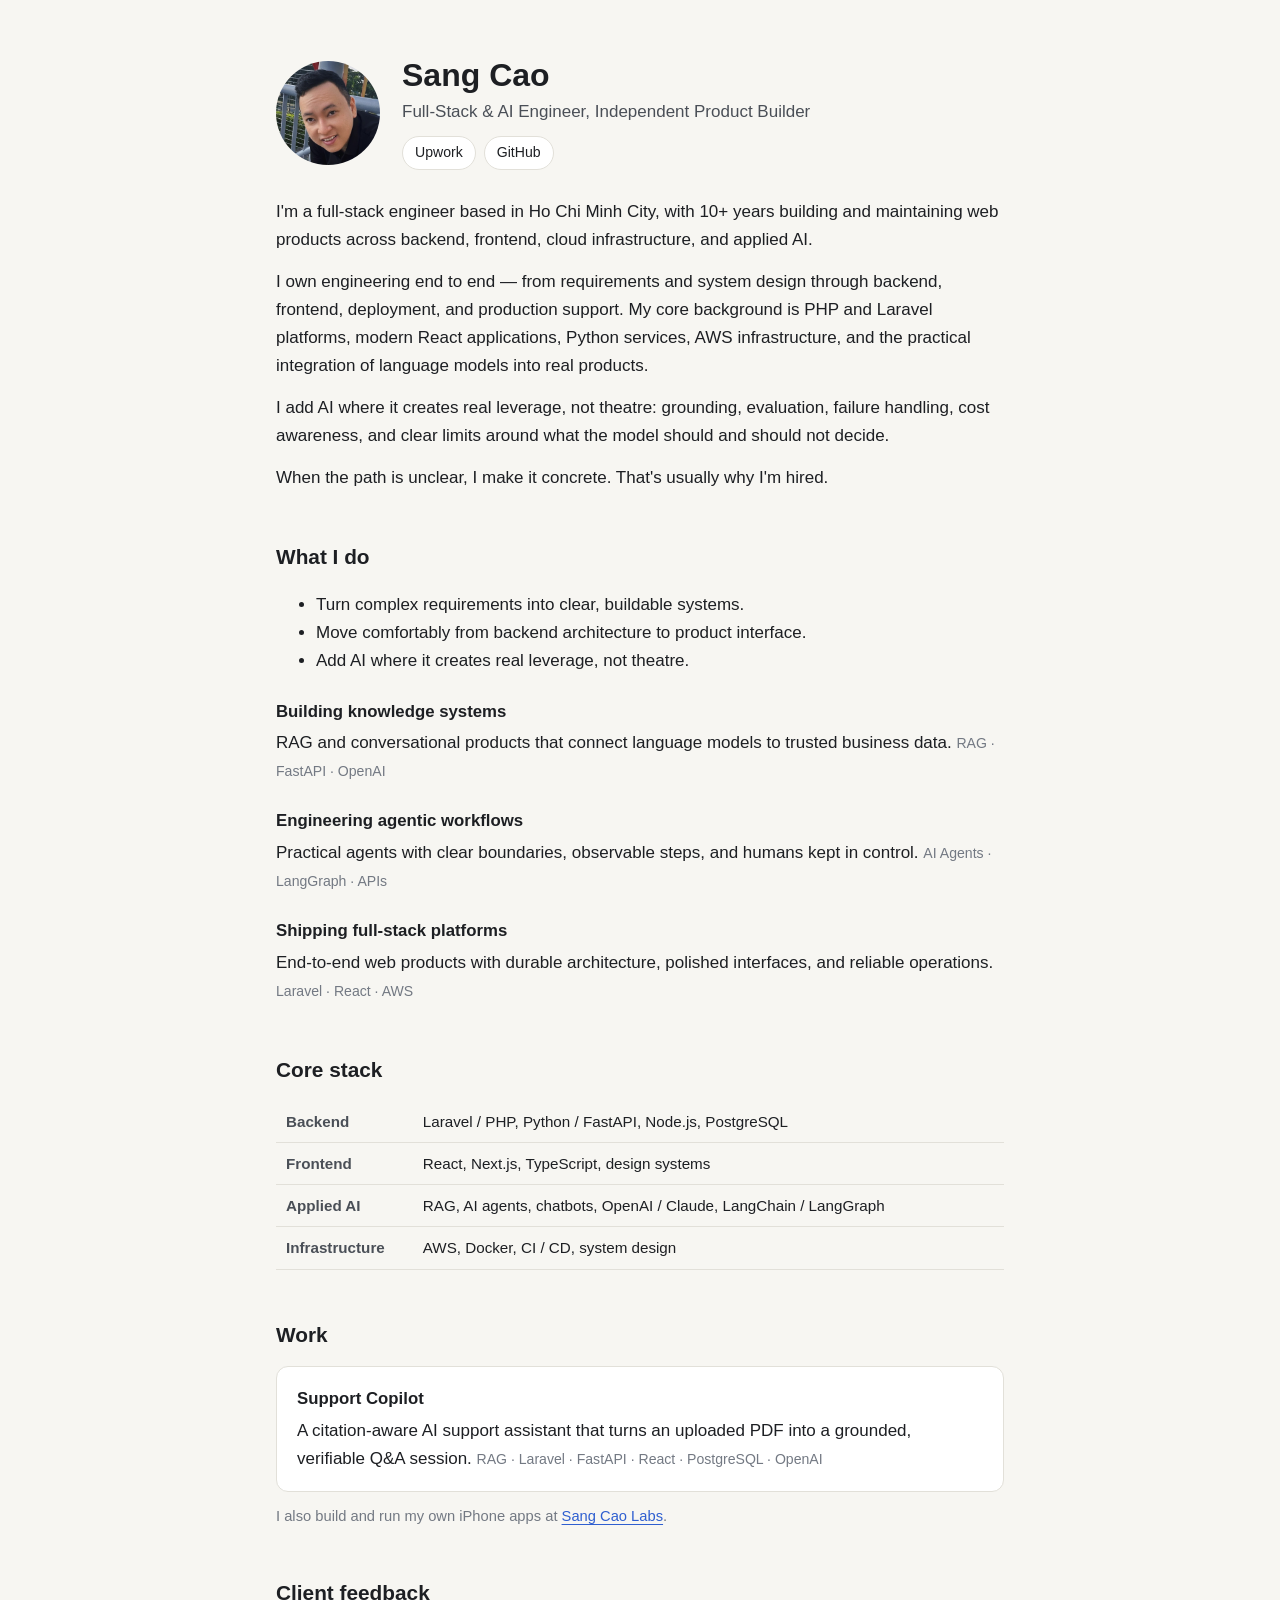
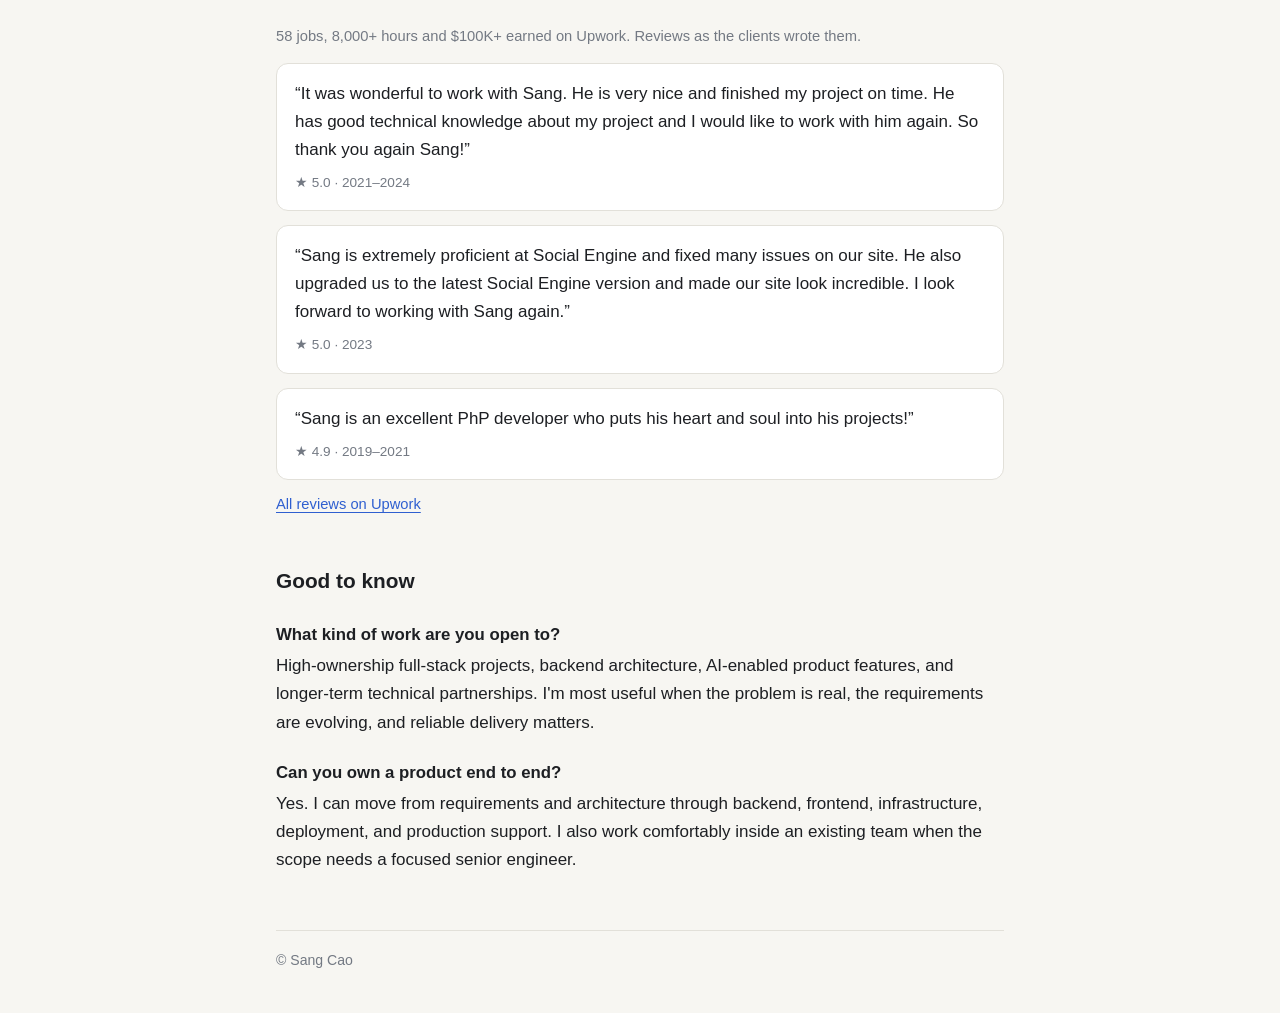
<file: index.html>
<!doctype html>
<html lang="en">
  <head>
    <meta charset="utf-8" />
    <meta name="viewport" content="width=device-width, initial-scale=1" />
    <title>Sang Cao — Full-Stack &amp; AI Engineer</title>
    <meta
      name="description"
      content="Full-stack engineer in Ho Chi Minh City with 10+ years building web products across backend, frontend, cloud infrastructure and applied AI. 58 jobs on Upwork, 100% Job Success, Top Rated."
    />
    <link rel="canonical" href="https://sangcnt.github.io/" />
    <meta property="og:title" content="Sang Cao — Full-Stack & AI Engineer" />
    <meta property="og:type" content="profile" />
    <meta property="og:url" content="https://sangcnt.github.io/" />
    <meta property="og:image" content="https://sangcnt.github.io/sang-profile.jpg" />
    <link rel="icon" href="sang-profile.jpg" />
    <link rel="stylesheet" href="style.css" />
  </head>
  <body>
    <main>
      <header class="profile">
        <img src="sang-profile.jpg" alt="Sang Cao" width="104" height="104" />
        <div>
          <h1>Sang Cao</h1>
          <p class="role">Full-Stack &amp; AI Engineer, Independent Product Builder</p>
          <ul class="links">
            <li><a href="https://www.upwork.com/freelancers/~01a39c68ae5405aa7f">Upwork</a></li>
            <li><a href="https://github.com/sangcnt">GitHub</a></li>
          </ul>
        </div>
      </header>

      <p>
        I'm a full-stack engineer based in Ho Chi Minh City, with 10+ years building and maintaining
        web products across backend, frontend, cloud infrastructure, and applied AI.
      </p>
      <p>
        I own engineering end to end — from requirements and system design through backend, frontend,
        deployment, and production support. My core background is PHP and Laravel platforms, modern
        React applications, Python services, AWS infrastructure, and the practical integration of
        language models into real products.
      </p>
      <p>
        I add AI where it creates real leverage, not theatre: grounding, evaluation, failure handling,
        cost awareness, and clear limits around what the model should and should not decide.
      </p>
      <p>When the path is unclear, I make it concrete. That's usually why I'm hired.</p>

      <h2>What I do</h2>
      <ul>
        <li>Turn complex requirements into clear, buildable systems.</li>
        <li>Move comfortably from backend architecture to product interface.</li>
        <li>Add AI where it creates real leverage, not theatre.</li>
      </ul>

      <h3>Building knowledge systems</h3>
      <p>
        RAG and conversational products that connect language models to trusted business data.
        <span class="tags">RAG · FastAPI · OpenAI</span>
      </p>
      <h3>Engineering agentic workflows</h3>
      <p>
        Practical agents with clear boundaries, observable steps, and humans kept in control.
        <span class="tags">AI Agents · LangGraph · APIs</span>
      </p>
      <h3>Shipping full-stack platforms</h3>
      <p>
        End-to-end web products with durable architecture, polished interfaces, and reliable
        operations. <span class="tags">Laravel · React · AWS</span>
      </p>

      <h2>Core stack</h2>
      <table>
        <tr><th>Backend</th><td>Laravel / PHP, Python / FastAPI, Node.js, PostgreSQL</td></tr>
        <tr><th>Frontend</th><td>React, Next.js, TypeScript, design systems</td></tr>
        <tr><th>Applied AI</th><td>RAG, AI agents, chatbots, OpenAI / Claude, LangChain / LangGraph</td></tr>
        <tr><th>Infrastructure</th><td>AWS, Docker, CI / CD, system design</td></tr>
      </table>

      <h2>Work</h2>
      <a class="card" href="projects/support-copilot/">
        <strong>Support Copilot</strong>
        A citation-aware AI support assistant that turns an uploaded PDF into a grounded, verifiable
        Q&amp;A session. <span class="tags">RAG · Laravel · FastAPI · React · PostgreSQL · OpenAI</span>
      </a>
      <p class="muted" style="margin-top: 12px">
        I also build and run my own iPhone apps at
        <a href="https://sangcaolabs.com/">Sang Cao Labs</a>.
      </p>

      <h2>Client feedback</h2>
      <p class="muted">
        58 jobs, 8,000+ hours and $100K+ earned on Upwork. Reviews as the clients wrote them.
      </p>
      <div class="reviews">
        <blockquote>
          <p>
            “It was wonderful to work with Sang. He is very nice and finished my project on time. He
            has good technical knowledge about my project and I would like to work with him again. So
            thank you again Sang!”
          </p>
          <footer>★ 5.0 · 2021–2024</footer>
        </blockquote>
        <blockquote>
          <p>
            “Sang is extremely proficient at Social Engine and fixed many issues on our site. He also
            upgraded us to the latest Social Engine version and made our site look incredible. I look
            forward to working with Sang again.”
          </p>
          <footer>★ 5.0 · 2023</footer>
        </blockquote>
        <blockquote>
          <p>“Sang is an excellent PhP developer who puts his heart and soul into his projects!”</p>
          <footer>★ 4.9 · 2019–2021</footer>
        </blockquote>
      </div>
      <p class="muted" style="margin-top: 12px">
        <a href="https://www.upwork.com/freelancers/~01a39c68ae5405aa7f">All reviews on Upwork</a>
      </p>

      <h2>Good to know</h2>
      <h3>What kind of work are you open to?</h3>
      <p>
        High-ownership full-stack projects, backend architecture, AI-enabled product features, and
        longer-term technical partnerships. I'm most useful when the problem is real, the
        requirements are evolving, and reliable delivery matters.
      </p>
      <h3>Can you own a product end to end?</h3>
      <p>
        Yes. I can move from requirements and architecture through backend, frontend,
        infrastructure, deployment, and production support. I also work comfortably inside an
        existing team when the scope needs a focused senior engineer.
      </p>

      <footer class="site-footer">
        © Sang Cao
      </footer>
    </main>
  </body>
</html>
</file>
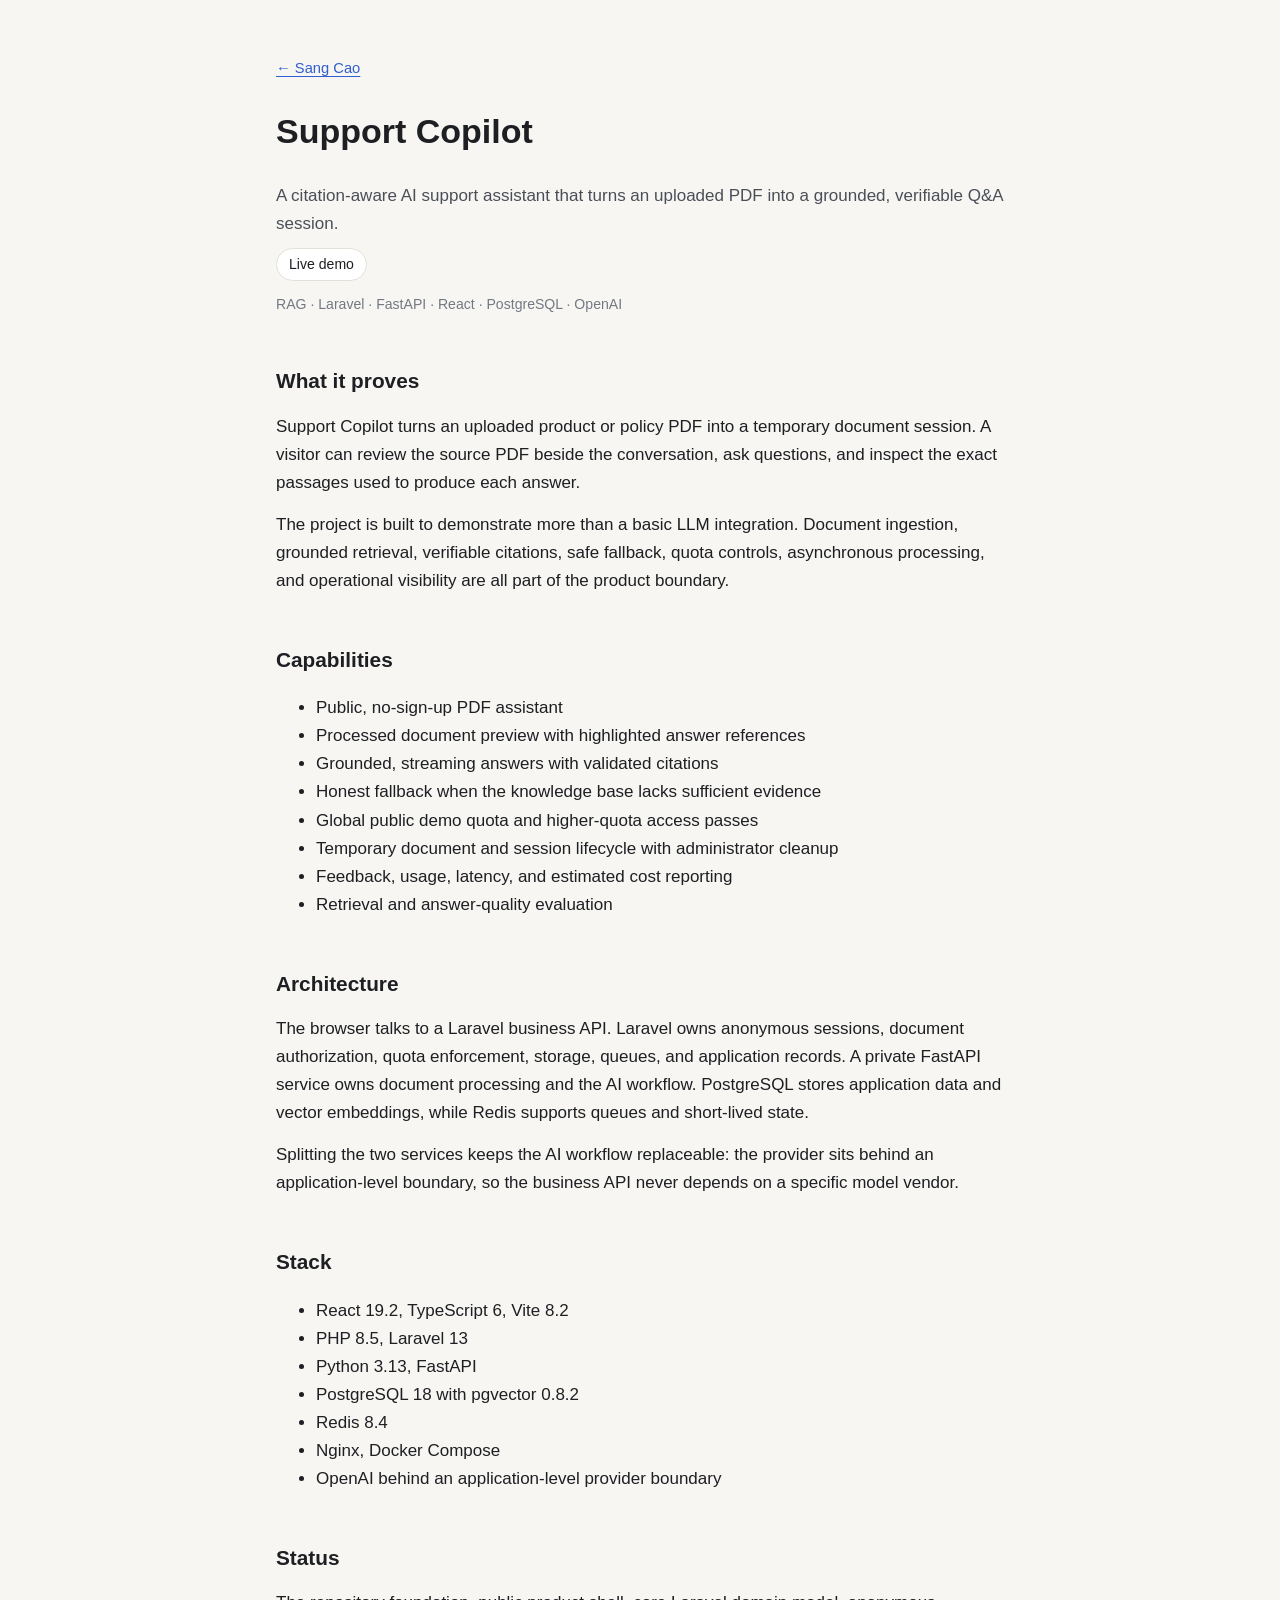
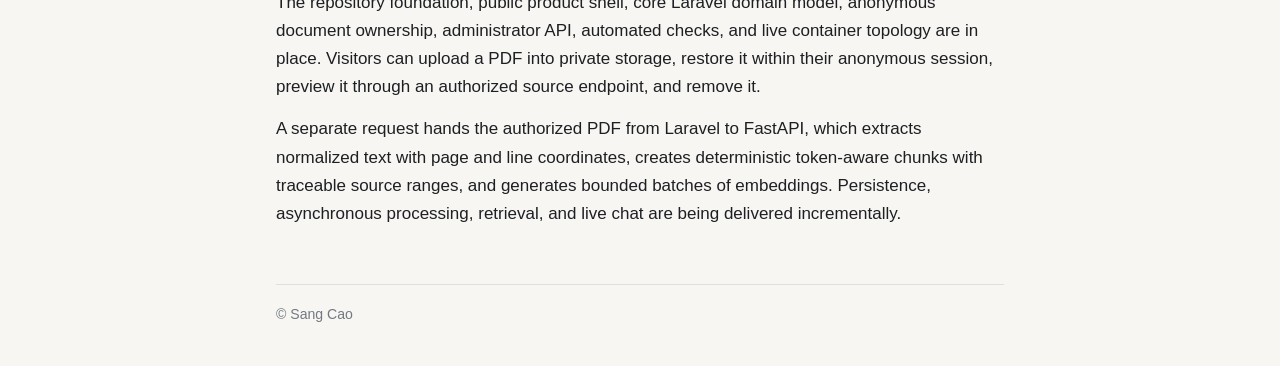
<file: projects/support-copilot/index.html>
<!doctype html>
<html lang="en">
  <head>
    <meta charset="utf-8" />
    <meta name="viewport" content="width=device-width, initial-scale=1" />
    <title>Support Copilot — Sang Cao</title>
    <meta
      name="description"
      content="A citation-aware AI support assistant that turns an uploaded PDF into a grounded, verifiable Q&A session."
    />
    <link rel="canonical" href="https://sangcnt.github.io/projects/support-copilot/" />
    <link rel="icon" href="../../sang-profile.jpg" />
    <link rel="stylesheet" href="../../style.css" />
  </head>
  <body>
    <main>
      <p class="muted"><a href="../../">← Sang Cao</a></p>
      <h1>Support Copilot</h1>
      <p class="role">
        A citation-aware AI support assistant that turns an uploaded PDF into a grounded, verifiable
        Q&amp;A session.
      </p>
      <ul class="links">
        <li><a href="https://demo.sangcaolabs.com/support-copilot/">Live demo</a></li>
      </ul>
      <p class="tags" style="margin-top: 12px">RAG · Laravel · FastAPI · React · PostgreSQL · OpenAI</p>

      <h2>What it proves</h2>
      <p>
        Support Copilot turns an uploaded product or policy PDF into a temporary document session. A
        visitor can review the source PDF beside the conversation, ask questions, and inspect the
        exact passages used to produce each answer.
      </p>
      <p>
        The project is built to demonstrate more than a basic LLM integration. Document ingestion,
        grounded retrieval, verifiable citations, safe fallback, quota controls, asynchronous
        processing, and operational visibility are all part of the product boundary.
      </p>

      <h2>Capabilities</h2>
      <ul>
        <li>Public, no-sign-up PDF assistant</li>
        <li>Processed document preview with highlighted answer references</li>
        <li>Grounded, streaming answers with validated citations</li>
        <li>Honest fallback when the knowledge base lacks sufficient evidence</li>
        <li>Global public demo quota and higher-quota access passes</li>
        <li>Temporary document and session lifecycle with administrator cleanup</li>
        <li>Feedback, usage, latency, and estimated cost reporting</li>
        <li>Retrieval and answer-quality evaluation</li>
      </ul>

      <h2>Architecture</h2>
      <p>
        The browser talks to a Laravel business API. Laravel owns anonymous sessions, document
        authorization, quota enforcement, storage, queues, and application records. A private
        FastAPI service owns document processing and the AI workflow. PostgreSQL stores application
        data and vector embeddings, while Redis supports queues and short-lived state.
      </p>
      <p>
        Splitting the two services keeps the AI workflow replaceable: the provider sits behind an
        application-level boundary, so the business API never depends on a specific model vendor.
      </p>

      <h2>Stack</h2>
      <ul>
        <li>React 19.2, TypeScript 6, Vite 8.2</li>
        <li>PHP 8.5, Laravel 13</li>
        <li>Python 3.13, FastAPI</li>
        <li>PostgreSQL 18 with pgvector 0.8.2</li>
        <li>Redis 8.4</li>
        <li>Nginx, Docker Compose</li>
        <li>OpenAI behind an application-level provider boundary</li>
      </ul>

      <h2>Status</h2>
      <p>
        The repository foundation, public product shell, core Laravel domain model, anonymous
        document ownership, administrator API, automated checks, and live container topology are in
        place. Visitors can upload a PDF into private storage, restore it within their anonymous
        session, preview it through an authorized source endpoint, and remove it.
      </p>
      <p>
        A separate request hands the authorized PDF from Laravel to FastAPI, which extracts
        normalized text with page and line coordinates, creates deterministic token-aware chunks with
        traceable source ranges, and generates bounded batches of embeddings. Persistence,
        asynchronous processing, retrieval, and live chat are being delivered incrementally.
      </p>

      <footer class="site-footer">
        © Sang Cao
      </footer>
    </main>
  </body>
</html>
</file>
<file: style.css>
:root {
  --bg: #f7f6f2;
  --surface: #ffffff;
  --ink: #1d1f23;
  --ink-soft: #4a4f57;
  --ink-faint: #737983;
  --line: #e2e0d9;
  --accent: #2f5fd0;
  --chip: #eef1f8;
}

@media (prefers-color-scheme: dark) {
  :root {
    --bg: #14161a;
    --surface: #1b1e23;
    --ink: #eceef1;
    --ink-soft: #c2c6cd;
    --ink-faint: #8b919b;
    --line: #2b2f36;
    --accent: #8fb0ff;
    --chip: #232832;
  }
}

* {
  box-sizing: border-box;
}

body {
  margin: 0;
  background: var(--bg);
  color: var(--ink);
  font: 17px/1.65 ui-sans-serif, -apple-system, BlinkMacSystemFont, 'Segoe UI', Roboto, sans-serif;
}

a {
  color: var(--accent);
  text-underline-offset: 3px;
}

main {
  width: min(100%, 760px);
  margin: 0 auto;
  padding: 56px 16px 40px;
}

.profile {
  display: flex;
  gap: 22px;
  align-items: center;
  margin-bottom: 28px;
}

.profile img {
  width: 104px;
  height: 104px;
  border-radius: 50%;
  object-fit: cover;
}

.profile h1 {
  margin: 0;
  font-size: 2rem;
  line-height: 1.2;
}

.role {
  margin: 4px 0 10px;
  color: var(--ink-soft);
}

.links {
  display: flex;
  flex-wrap: wrap;
  gap: 8px;
  margin: 0;
  padding: 0;
  list-style: none;
}

.links a {
  display: inline-block;
  padding: 4px 12px;
  border: 1px solid var(--line);
  border-radius: 999px;
  background: var(--surface);
  color: var(--ink);
  font-size: 0.88rem;
  text-decoration: none;
}

.links a:hover {
  border-color: var(--accent);
}

h2 {
  margin: 48px 0 14px;
  font-size: 1.3rem;
}

h3 {
  margin: 22px 0 4px;
  font-size: 1.05rem;
}

p {
  margin: 0 0 14px;
}

.muted {
  color: var(--ink-faint);
  font-size: 0.92rem;
}

.tags {
  color: var(--ink-faint);
  font-size: 0.88rem;
}

table {
  width: 100%;
  border-collapse: collapse;
  font-size: 0.95rem;
}

th,
td {
  padding: 8px 10px;
  border-bottom: 1px solid var(--line);
  text-align: left;
  vertical-align: top;
}

th {
  width: 9em;
  color: var(--ink-soft);
  font-weight: 600;
}

.now {
  padding-left: 1.2em;
}

.reviews {
  display: grid;
  gap: 14px;
}

blockquote {
  margin: 0;
  padding: 16px 18px;
  border: 1px solid var(--line);
  border-radius: 12px;
  background: var(--surface);
}

blockquote p {
  margin-bottom: 8px;
}

blockquote footer {
  color: var(--ink-faint);
  font-size: 0.85rem;
}

.card {
  display: block;
  padding: 18px 20px;
  border: 1px solid var(--line);
  border-radius: 12px;
  background: var(--surface);
  color: var(--ink);
  text-decoration: none;
}

.card:hover {
  border-color: var(--accent);
}

.card strong {
  display: block;
  margin-bottom: 4px;
  font-size: 1.05rem;
}

.site-footer {
  margin-top: 56px;
  padding-top: 18px;
  border-top: 1px solid var(--line);
  color: var(--ink-faint);
  font-size: 0.88rem;
}

@media (max-width: 560px) {
  .profile {
    flex-direction: column;
    align-items: flex-start;
  }

  th {
    width: 6.5em;
  }
}
</file>
